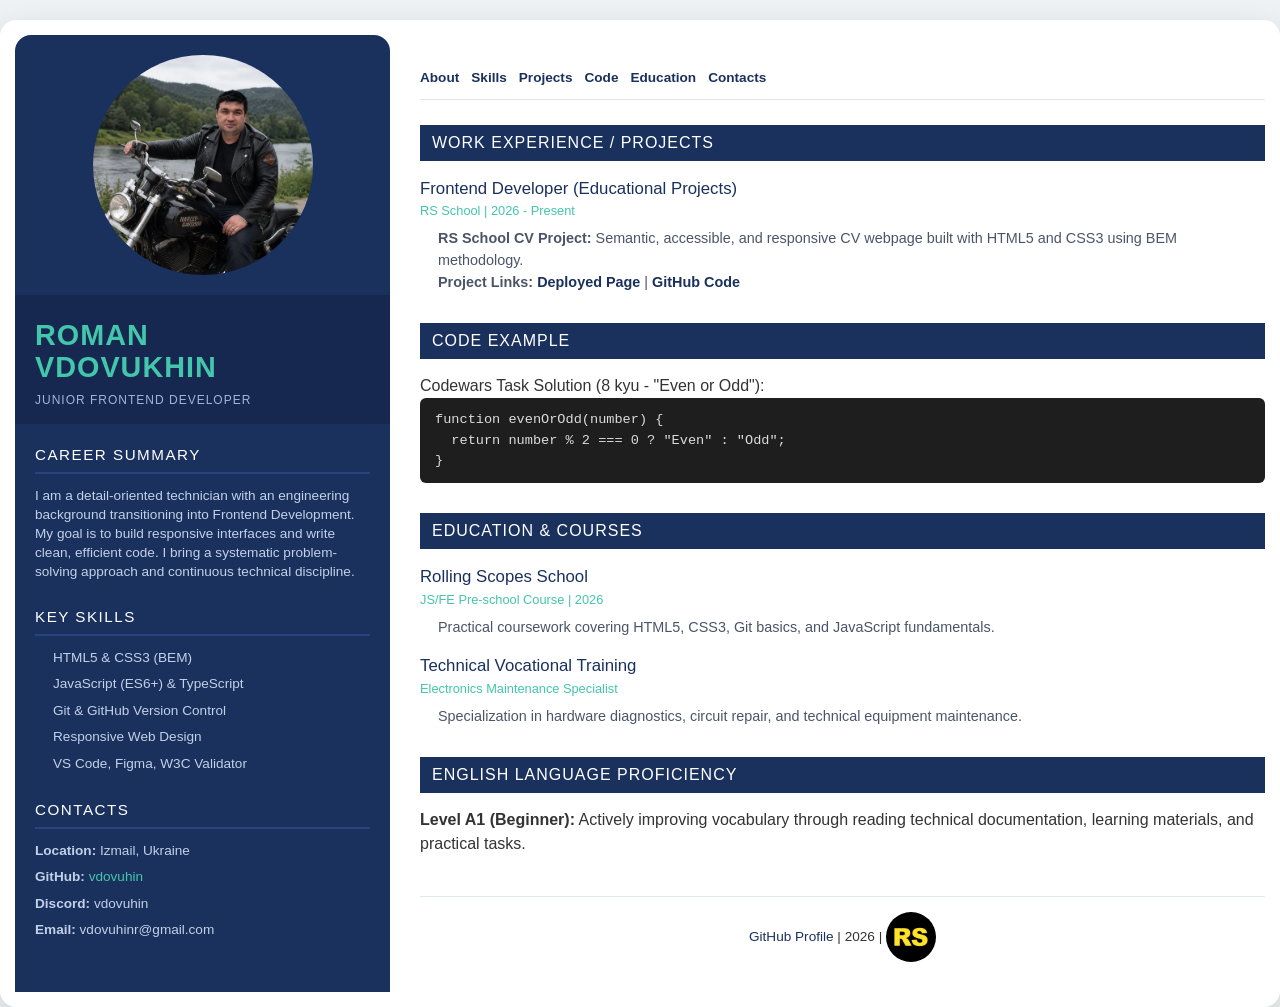
<file: index.html>
<!DOCTYPE html>
<!-- Коди мов https://html-css.co.ua/html/lang-kodu-mov/ -->
<html lang="en">

<head>
	<!-- Кодування тексту -->
	<meta charset="UTF-8">
	<!-- Налаштування в'юпорту (адаптиву, масштабу тощо) -->
	<meta name="viewport" content="width=device-width, initial-scale=1.0">
	<!-- Відкрити усі вкладки в новій вкладці -->

	<!-- Підключення окремого файлу стилів -->
	<link rel="stylesheet" href="css/style.css">
	<!-- Заголовок сторінки в браузері -->
	<title>CV - Roman Vdovukhin</title>

</head>

<body>
	<div class="wrapper">
		<div class="wrapper__container">
			<aside class="sidebar">
				<header class="header">
					<div class="header__photo-wrapper">
						<img class="header__avatar" src="img//avatar.webp" alt="Roman Vdovukhin Photo">
					</div>
					<div class="header__title-group">
						<h1 class="header__name">ROMAN<br>VDOVUKHIN</h1>
						<p class="header__subtitle">JUNIOR FRONTEND DEVELOPER</p>
					</div>
				</header>

				<div class="sidebar__content">
					<section id="about" class="sidebar__section">
						<h2 class="sidebar__title">CAREER SUMMARY</h2>
						<p class="sidebar__text">
							I am a detail-oriented technician with an engineering background transitioning into Frontend Development.
							My
							goal is to build responsive interfaces and write clean, efficient code. I bring a systematic
							problem-solving
							approach and continuous technical discipline.
						</p>
					</section>

					<section id="skills" class="sidebar__section">
						<h2 class="sidebar__title">KEY SKILLS</h2>
						<ul class="sidebar__list">
							<li class="sidebar__list-item">HTML5 &amp; CSS3 (BEM)</li>
							<li class="sidebar__list-item">JavaScript (ES6+) &amp; TypeScript</li>
							<li class="sidebar__list-item">Git &amp; GitHub Version Control</li>
							<li class="sidebar__list-item">Responsive Web Design</li>
							<li class="sidebar__list-item">VS Code, Figma, W3C Validator</li>
						</ul>
					</section>

					<section id="contacts" class="sidebar__section">
						<h2 class="sidebar__title">CONTACTS</h2>
						<ul class="sidebar__list sidebar__list--contacts">
							<li class="sidebar__list-item"><strong>Location:</strong> Izmail, Ukraine</li>
							<li class="sidebar__list-item"><strong>GitHub:</strong> <a class="sidebar__link"
									href="https://github.com/vdovuhin" target="_blank">vdovuhin</a></li>
							<li class="sidebar__list-item"><strong>Discord:</strong> vdovuhin</li>
							<li class="sidebar__list-item"><strong>Email:</strong> vdovuhinr@gmail.com</li>
						</ul>
					</section>
				</div>
			</aside>

			<main class="main-content">
				<nav class="nav">
					<ul class="nav__list">
						<li class="nav__item"><a class="nav__link" href="#about">About</a></li>
						<li class="nav__item"><a class="nav__link" href="#skills">Skills</a></li>
						<li class="nav__item"><a class="nav__link" href="#projects">Projects</a></li>
						<li class="nav__item"><a class="nav__link" href="#code">Code</a></li>
						<li class="nav__item"><a class="nav__link" href="#education">Education</a></li>
						<li class="nav__item"><a class="nav__link" href="#contacts">Contacts</a></li>
					</ul>
				</nav>

				<section id="projects" class="content-section">
					<h2 class="content-section__title">WORK EXPERIENCE / PROJECTS</h2>

					<article class="job-card">
						<h3 class="job-card__title">Frontend Developer (Educational Projects)</h3>
						<p class="job-card__meta">RS School | 2026 - Present</p>
						<ul class="job-card__list">
							<li class="job-card__list-item">
								<strong>RS School CV Project:</strong> Semantic, accessible, and responsive CV webpage built with HTML5
								and CSS3 using BEM methodology.
							</li>
							<li class="job-card__list-item">
								<strong>Project Links:</strong>
								<a class="content-section__link" href="https://vdovuhin.github.io/rsschool-cv/" target="_blank">Deployed
									Page</a> |
								<a class="content-section__link" href="https://github.com/vdovuhin/rsschool-cv" target="_blank">GitHub
									Code</a>
							</li>
						</ul>
					</article>
				</section>

				<section id="code" class="content-section">
					<h2 class="content-section__title">CODE EXAMPLE</h2>
					<p class="content-section__description">Codewars Task Solution (8 kyu - "Even or Odd"):</p>
					<pre class="code-block"><code>function evenOrOdd(number) {
  return number % 2 === 0 ? &quot;Even&quot; : &quot;Odd&quot;;
}</code></pre>
				</section>

				<section id="education" class="content-section">
					<h2 class="content-section__title">EDUCATION &amp; COURSES</h2>

					<article class="job-card">
						<h3 class="job-card__title">Rolling Scopes School</h3>
						<p class="job-card__meta">JS/FE Pre-school Course | 2026</p>
						<ul class="job-card__list">
							<li class="job-card__list-item">Practical coursework covering HTML5, CSS3, Git basics, and JavaScript
								fundamentals.</li>
						</ul>
					</article>

					<article class="job-card">
						<h3 class="job-card__title">Technical Vocational Training</h3>
						<p class="job-card__meta">Electronics Maintenance Specialist</p>
						<ul class="job-card__list">
							<li class="job-card__list-item">Specialization in hardware diagnostics, circuit repair, and technical
								equipment maintenance.</li>
						</ul>
					</article>
				</section>

				<section class="content-section">
					<h2 class="content-section__title">ENGLISH LANGUAGE PROFICIENCY</h2>
					<p class="content-section__text">
						<strong>Level A1 (Beginner):</strong> Actively improving vocabulary through reading technical documentation,
						learning materials, and practical tasks.
					</p>
				</section>

				<footer class="footer">
					<p class="footer__info">
						<a class="footer__link" href="https://github.com/vdovuhin" target="_blank">GitHub Profile</a> |
						2026 |
						<a class="footer__logo-link" href="https://rs.school/js/" target="_blank">
							<img class="footer__logo" src="img/icons.jpg" alt="RS School Logo" width="80">
						</a>
					</p>
				</footer>
			</main>

		</div>

	</div>
	<!-- <script src="js/script.js"></script> -->
</body>

</html>
</file>
<file: css/style.css>
@charset "UTF-8";
/* Підключення фрифтів */
/* Google Fonts (Plugin) */
@import url("https://fonts.googleapis.com/css2?family=Montserrat:wght@400;600;700&display=swap");
@import url("https://fonts.googleapis.com/css2?family=Allura:wght@400&display=swap");
/* Локальне підключення шрифтів */
/* Скидання стилів */
@import url("reset.css");

/* Скидання змінних */
:root {
	--primary: #ff4646;
	--dark: #181c29;
	--static-white: #fff;
	--content-background: #ecf3f8;
	--tag-purple: #4361ff;
	--tag-pink: #ff43f7;
	--tag-green: #06a44f;
	--primary-10: rgba(255, 70, 70, 0.1);
	--static-white-20: rgba(255, 255, 255, 0.2);
	--static-white-40: rgba(255, 255, 255, 0.4);
	--overlay: rgba(24, 28, 41, 0.8);
	--font-family: "Montserrat", sans-serif;
	--second-family: "Allura", sans-serif;
	--third-family: "SF Pro", sans-serif;
}

/* Основні стилі */
body {
	font-family: 'Segoe UI', Tahoma, Geneva, Verdana, sans-serif;
	background-color: #eef2f5;
	color: #333;
	line-height: 1.5;
	padding: 20px 0;
}

.wrapper {
	margin: 0 auto;	
	background-color: #ffffff;
	border-radius: 16px;
	overflow: hidden;
	box-shadow: 0 10px 30px rgba(0, 0, 0, 0.15);
}
/* --------------------- */
.wrapper__container {
	max-width: 1306px;
	padding: 15px;
	margin: 0 auto;
	display: flex;
	gap: 30px;
}

/* --------------------- */
/* Стилі для header */
.sidebar {
	flex: 0 0 30%;
	background-color: #1a305d;
	color: #ffffff;
	
	border-radius: 16px 16px 0 0;
}

.header__photo-wrapper {
	width: 100%;
	height: 260px; 
	overflow: hidden;

	display: flex;
	justify-content: center;
	align-items: center;

}

.header__avatar {	
	padding: 20px;
	width: 260px;
	height: 100%;
	border-radius: 50%;
	object-fit: cover;
	object-position: 60% 20%;
}

.header__title-group {
	padding: 25px 20px 15px;
	background-color: #16284f;
}

.header__name {
	font-size: 1.8rem;
	line-height: 1.1;
	color: #43c6ac;
	font-weight: 700;
	letter-spacing: 1px;
}

.header__subtitle {
	font-size: 0.75rem;
	color: #a2b4d6;
	margin-top: 8px;
	letter-spacing: 1px;
}

.sidebar__content {
	padding: 20px;
}

.sidebar__section {
	margin-bottom: 25px;
}

.sidebar__title {
	font-size: 0.95rem;
	letter-spacing: 1.5px;
	color: #ffffff;
	border-bottom: 2px solid #2a437e;
	padding-bottom: 5px;
	margin-bottom: 12px;
}

.sidebar__text {
	font-size: 0.85rem;
	color: #c2d1e8;
	line-height: 1.4;
}

.sidebar__list {
	list-style-type: disc;
	padding-left: 18px;
}

.sidebar__list--contacts {
	list-style-type: none;
	padding-left: 0;
}

.sidebar__list-item {
	font-size: 0.85rem;
	color: #c2d1e8;
	margin-bottom: 6px;
}

.sidebar__link {
	color: #43c6ac;
	text-decoration: none;
}

/* --- Правая светлая колонка --- */
.main-content {	
	padding-block: 30px;
	background-color: #ffffff;	
}

.nav {
	margin-bottom: 25px;
	border-bottom: 1px solid #e2e8f0;
	padding-bottom: 10px;
}

.nav__list {
	list-style: none;
	display: flex;
	gap: 12px;
	flex-wrap: wrap;
}

.nav__link {
	text-decoration: none;
	color: #1a305d;
	font-size: 0.85rem;
	font-weight: 600;
}

.nav__link:hover {
	color: #43c6ac;
}

.content-section {
	margin-bottom: 30px;
}

.content-section__title {
	font-size: 1rem;
	background-color: #1a305d;
	color: #ffffff;
	padding: 6px 12px;
	letter-spacing: 1px;
	margin-bottom: 15px;
	display: block;
}

.job-card {
	margin-bottom: 15px;
}

.job-card__title {
	font-size: 1.05rem;
	color: #1a305d;
}

.job-card__meta {
	font-size: 0.8rem;
	color: #43c6ac;
	margin-bottom: 8px;
}

.job-card__list {
	padding-left: 18px;
	font-size: 0.9rem;
	color: #4a5568;
}

.content-section__link {
	color: #1a305d;
	font-weight: 600;
}

.code-block {
	background-color: #1e1e1e;
	color: #dcdcdc;
	padding: 12px 15px;
	border-radius: 6px;
	font-family: Consolas, Monaco, monospace;
	font-size: 0.85rem;
	overflow-x: auto;
}

.footer {
	margin-top: 40px;
	padding-top: 15px;
	border-top: 1px solid #e2e8f0;
	text-align: center;
	font-size: 0.85rem;
}

.footer__link {
	color: #1a305d;
	text-decoration: none;
}

.footer__logo {
	vertical-align: middle;
	border-radius: 50%;
	width: 50px;
	height: 50px;
	object-fit: cover;
}

/* Адаптивность для мобильных устройств */
@media (max-width: 560px) {
	.wrapper__container {
		flex-direction: column;
	}

	.main-content {	
	padding: 30px 0px;
	background-color: #ffffff;	
}
	.sidebar {
		width: 100%;
	}

	.header__photo-wrapper {
		height: 300px;
	}
}
</file>
